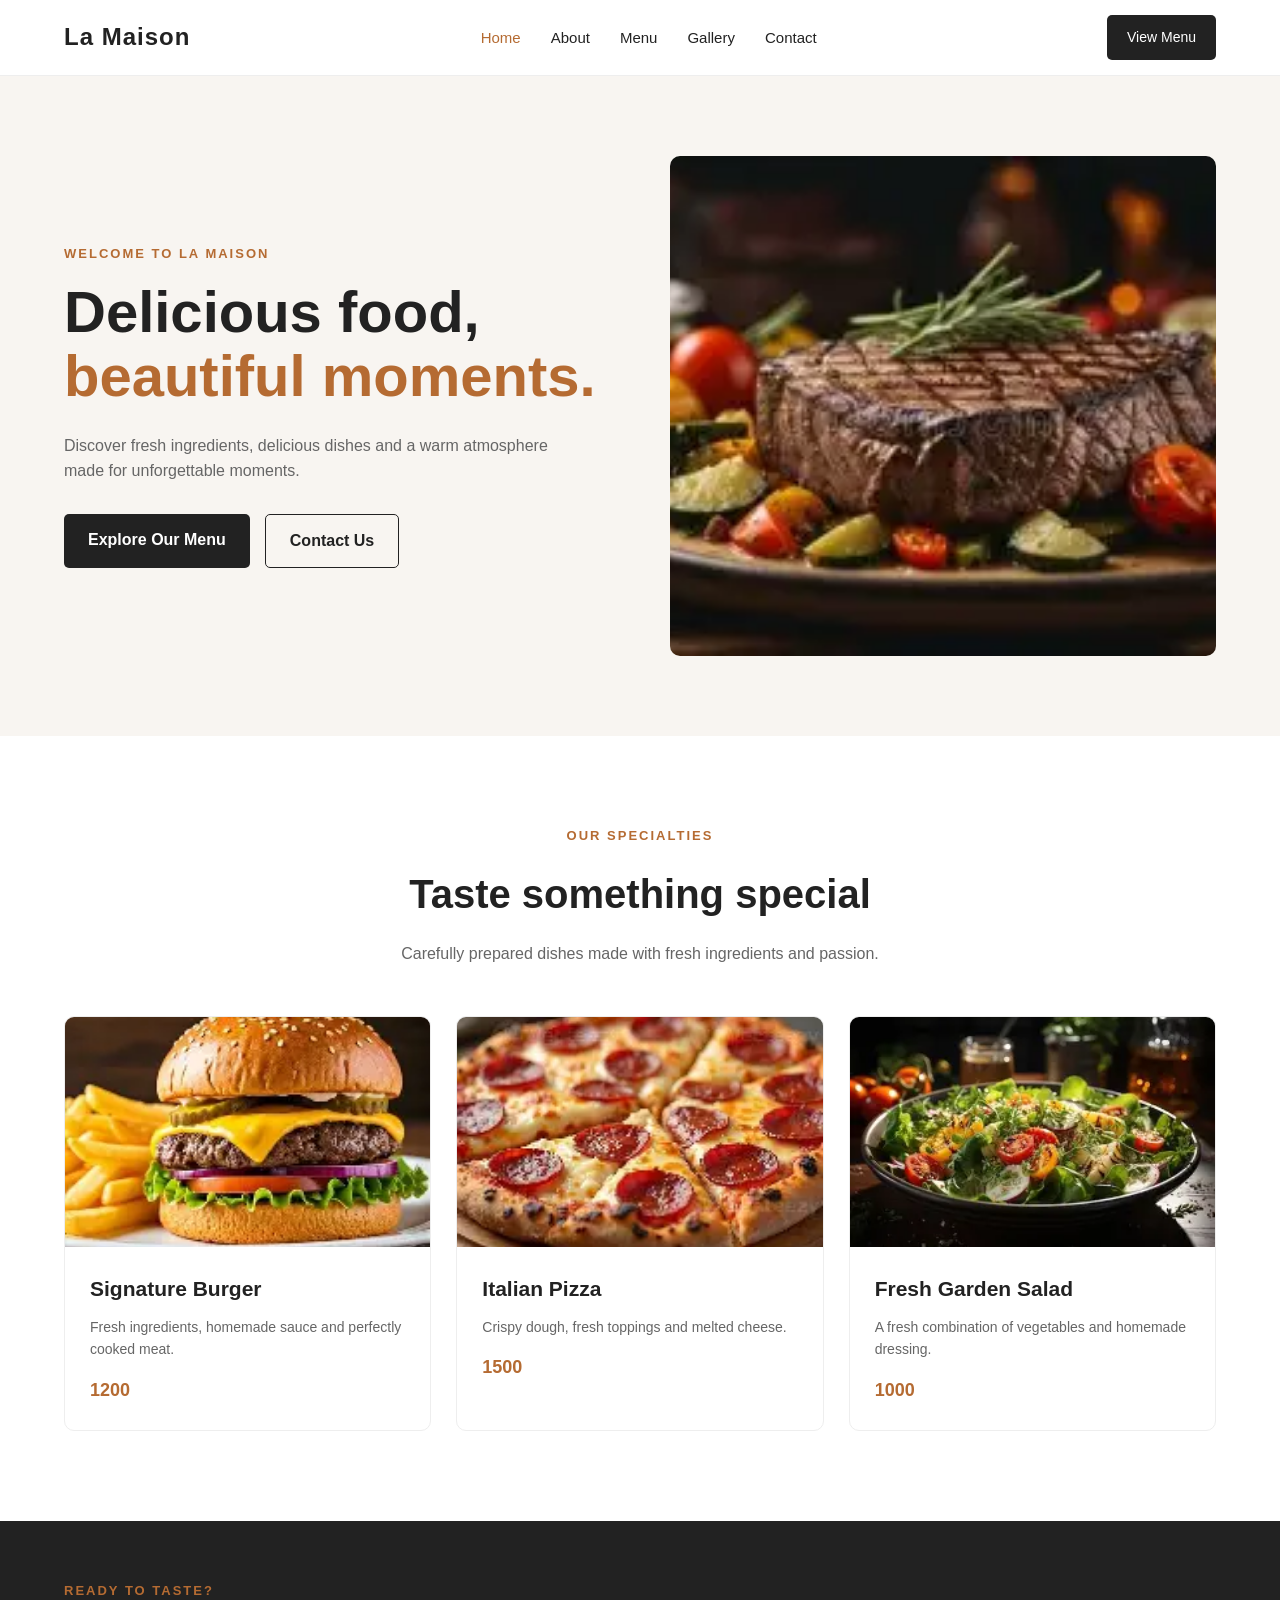
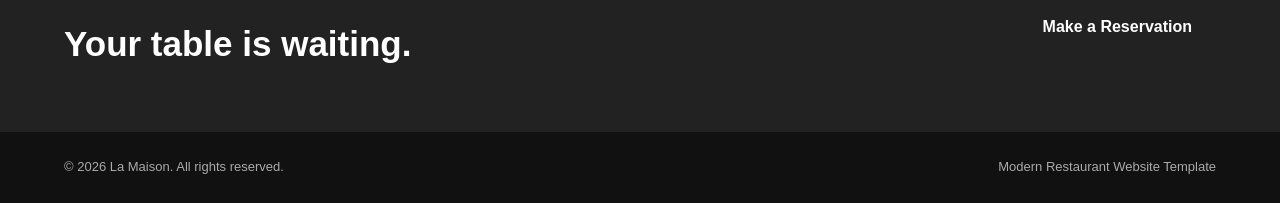
<file: index.html>
<!DOCTYPE html>
<html lang="en">
<head>
    <meta charset="UTF-8">
    <meta name="viewport" content="width=device-width, initial-scale=1.0">

    <title>La Maison | Restaurant</title>

    <link rel="stylesheet" href="style.css">
</head>

<body>

    <!-- Navigation -->
    <header class="navbar">
        <div class="container nav-content">

            <a href="index.html" class="logo">
                La Maison
            </a>

            <nav>
                <ul class="nav-links">
                    <li><a href="index.html" class="active">Home</a></li>
                    <li><a href="about.html">About</a></li>
                    <li><a href="menu.html">Menu</a></li>
                    <li><a href="gallery.html">Gallery</a></li>
                    <li><a href="contact.html">Contact</a></li>
                </ul>
            </nav>

            <a href="menu.html" class="nav-button">
                View Menu
            </a>

        </div>
    </header>


    <!-- Hero -->
    <main>

        <section class="hero">

            <div class="container hero-content">

                <div class="hero-text">

                    <p class="small-title">
                        WELCOME TO LA MAISON
                    </p>

                    <h1>
                        Delicious food,
                        <span>beautiful moments.</span>
                    </h1>

                    <p class="hero-description">
                        Discover fresh ingredients, delicious dishes
                        and a warm atmosphere made for unforgettable moments.
                    </p>

                    <div class="hero-buttons">

                        <a href="menu.html" class="btn primary-btn">
                            Explore Our Menu
                        </a>

                        <a href="contact.html" class="btn secondary-btn">
                            Contact Us
                        </a>

                    </div>

                </div>

                <div class="hero-image">

                    <img
                        src="hero-food.jpg"
                        alt="Delicious restaurant dish"
                    >

                </div>

            </div>

        </section>


        <!-- Specialties -->
        <section class="specialties">

            <div class="container">

                <div class="section-heading">

                    <p class="small-title">
                        OUR SPECIALTIES
                    </p>

                    <h2>
                        Taste something special
                    </h2>

                    <p>
                        Carefully prepared dishes made with fresh
                        ingredients and passion.
                    </p>

                </div>


                <div class="specialty-grid">

                    <div class="specialty-card">

                        <img
                            src="dish-1.jpg"
                            alt="Special dish"
                        >

                        <div class="card-content">

                            <h3>
                                Signature Burger
                            </h3>

                            <p>
                                Fresh ingredients, homemade sauce
                                and perfectly cooked meat.
                            </p>

                            <span class="price">
                                1200
                            </span>

                        </div>

                    </div>


                    <div class="specialty-card">

                        <img
                            src="dish-2.jpg"
                            alt="Pizza"
                        >

                        <div class="card-content">

                            <h3>
                                Italian Pizza
                            </h3>

                            <p>
                                Crispy dough, fresh toppings and
                                melted cheese.
                            </p>

                            <span class="price">
                                1500
                            </span>

                        </div>

                    </div>


                    <div class="specialty-card">

                        <img
                            src="dish-3.jpg"
                            alt="Fresh salad"
                        >

                        <div class="card-content">

                            <h3>
                                Fresh Garden Salad
                            </h3>

                            <p>
                                A fresh combination of vegetables
                                and homemade dressing.
                            </p>

                            <span class="price">
                                1000
                            </span>

                        </div>

                    </div>

                </div>

            </div>

        </section>


        <!-- Call to action -->
        <section class="cta">

            <div class="container cta-content">

                <div>
                    <p class="small-title">
                        READY TO TASTE?
                    </p>

                    <h2>
                        Your table is waiting.
                    </h2>
                </div>

                <a href="contact.html" class="btn primary-btn">
                    Make a Reservation
                </a>

            </div>

        </section>

    </main>


    <!-- Footer -->
    <footer class="footer">

        <div class="container footer-content">

            <p>
                © 2026 La Maison. All rights reserved.
            </p>

            <p>
                Modern Restaurant Website Template
            </p>

        </div>

    </footer>


    <script src="script.js"></script>

</body>
</html>
</file>
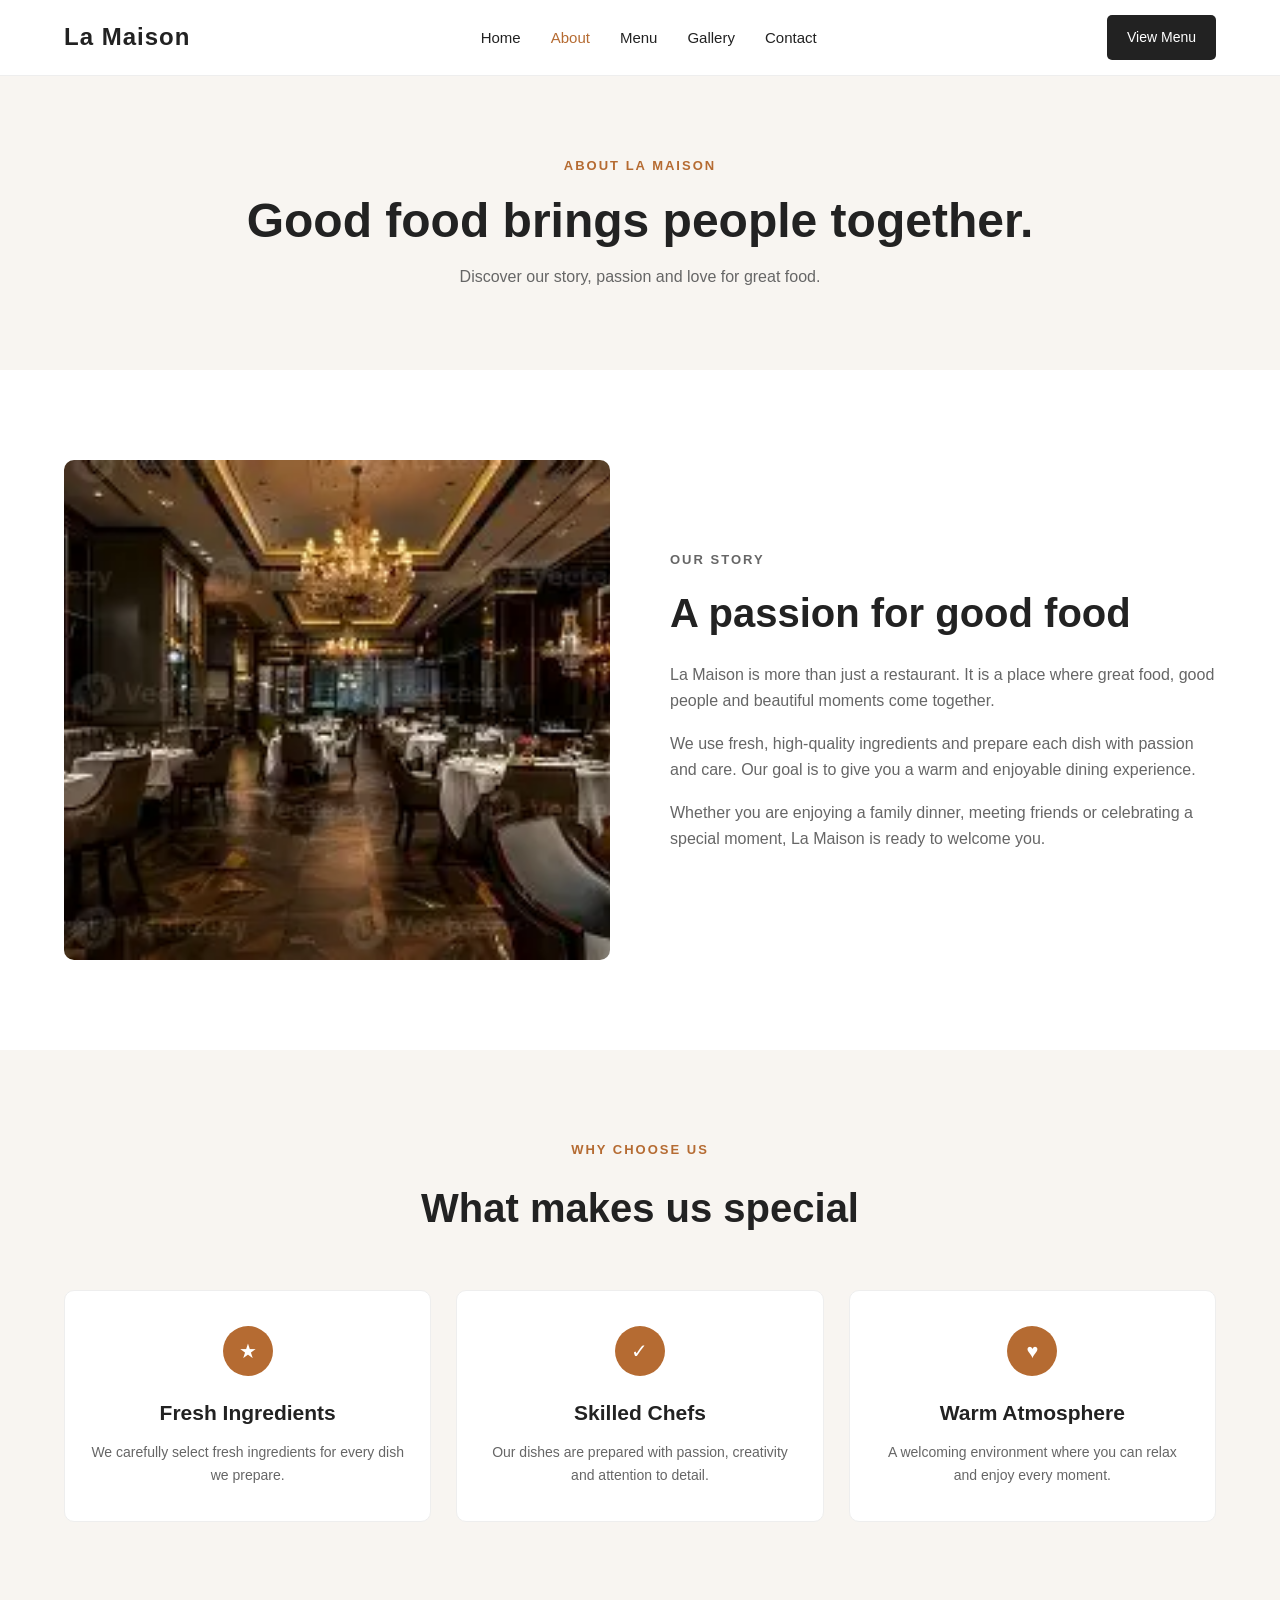
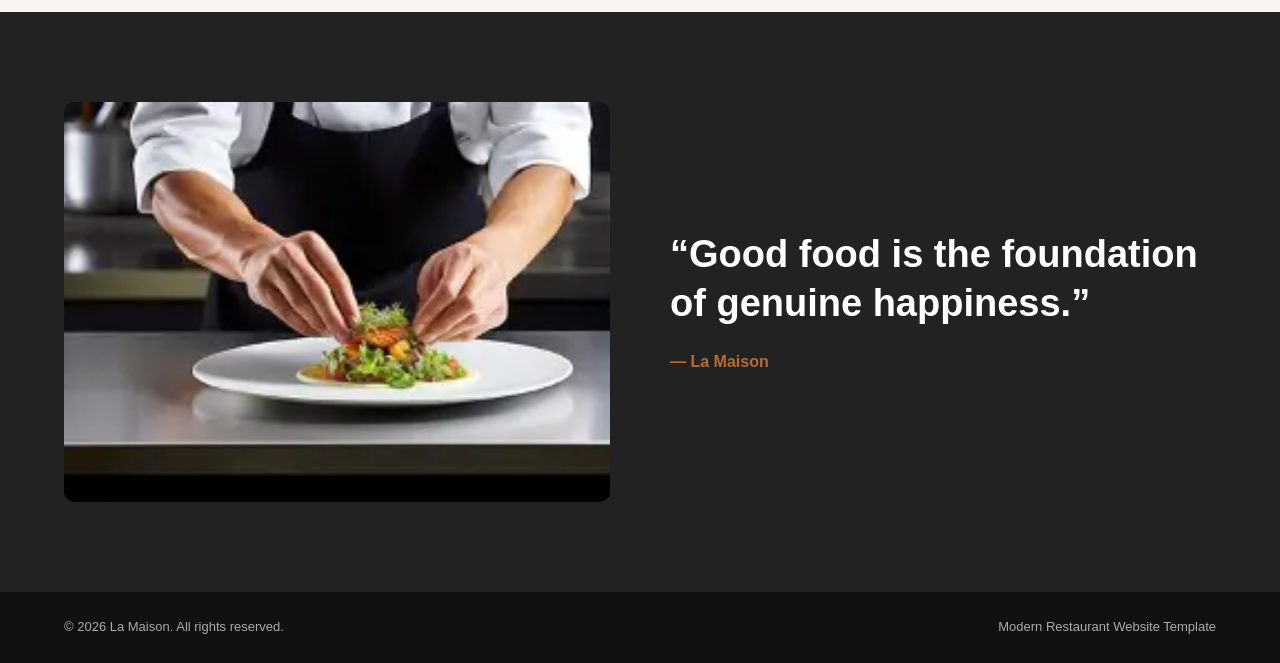
<file: about.html>
<!DOCTYPE html>
<html lang="en">
<head>
    <meta charset="UTF-8">
    <meta name="viewport" content="width=device-width, initial-scale=1.0">

    <title>About Us | La Maison</title>

    <link rel="stylesheet" href="style.css">
</head>

<body>

    <!-- Navigation -->
    <header class="navbar">
        <div class="container nav-content">

            <a href="index.html" class="logo">
                La Maison
            </a>

            <nav>
                <ul class="nav-links">
                    <li><a href="index.html">Home</a></li>
                    <li><a href="about.html" class="active">About</a></li>
                    <li><a href="menu.html">Menu</a></li>
                    <li><a href="gallery.html">Gallery</a></li>
                    <li><a href="contact.html">Contact</a></li>
                </ul>
            </nav>

            <a href="menu.html" class="nav-button">
                View Menu
            </a>

        </div>
    </header>


    <!-- Page Hero -->
    <section class="page-hero">

        <div class="container">

            <p class="small-title">
                ABOUT LA MAISON
            </p>

            <h1>
                Good food brings people together.
            </h1>

            <p>
                Discover our story, passion and love for great food.
            </p>

        </div>

    </section>


    <!-- Our Story -->
    <main>

        <section class="about-section">

            <div class="container about-content">

                <div class="about-image">

                    <img
                        src="about.jpg"
                        alt="La Maison restaurant interior"
                    >

                </div>

                <div class="about-text">

                    <p class="small-title">
                        OUR STORY
                    </p>

                    <h2>
                        A passion for good food
                    </h2>

                    <p>
                        La Maison is more than just a restaurant.
                        It is a place where great food, good people
                        and beautiful moments come together.
                    </p>

                    <p>
                        We use fresh, high-quality ingredients and
                        prepare each dish with passion and care.
                        Our goal is to give you a warm and enjoyable
                        dining experience.
                    </p>

                    <p>
                        Whether you are enjoying a family dinner,
                        meeting friends or celebrating a special
                        moment, La Maison is ready to welcome you.
                    </p>

                </div>

            </div>

        </section>


        <!-- Values -->
        <section class="values-section">

            <div class="container">

                <div class="section-heading">

                    <p class="small-title">
                        WHY CHOOSE US
                    </p>

                    <h2>
                        What makes us special
                    </h2>

                </div>


                <div class="values-grid">

                    <div class="value-card">

                        <div class="value-icon">
                            ★
                        </div>

                        <h3>
                            Fresh Ingredients
                        </h3>

                        <p>
                            We carefully select fresh ingredients
                            for every dish we prepare.
                        </p>

                    </div>


                    <div class="value-card">

                        <div class="value-icon">
                            ✓
                        </div>

                        <h3>
                            Skilled Chefs
                        </h3>

                        <p>
                            Our dishes are prepared with passion,
                            creativity and attention to detail.
                        </p>

                    </div>


                    <div class="value-card">

                        <div class="value-icon">
                            ♥
                        </div>

                        <h3>
                            Warm Atmosphere
                        </h3>

                        <p>
                            A welcoming environment where you can
                            relax and enjoy every moment.
                        </p>

                    </div>

                </div>

            </div>

        </section>


        <!-- Quote -->
        <section class="about-quote">

            <div class="container quote-content">

                <div class="quote-image">

                    <img
                        src="about-food.jpg"
                        alt="Chef preparing food"
                    >

                </div>

                <div class="quote-text">

                    <h2>
                        “Good food is the foundation
                        of genuine happiness.”
                    </h2>

                    <p>
                        — La Maison
                    </p>

                </div>

            </div>

        </section>

    </main>


    <!-- Footer -->
    <footer class="footer">

        <div class="container footer-content">

            <p>
                © 2026 La Maison. All rights reserved.
            </p>

            <p>
                Modern Restaurant Website Template
            </p>

        </div>

    </footer>


    <script src="script.js"></script>

</body>
</html>
</file>
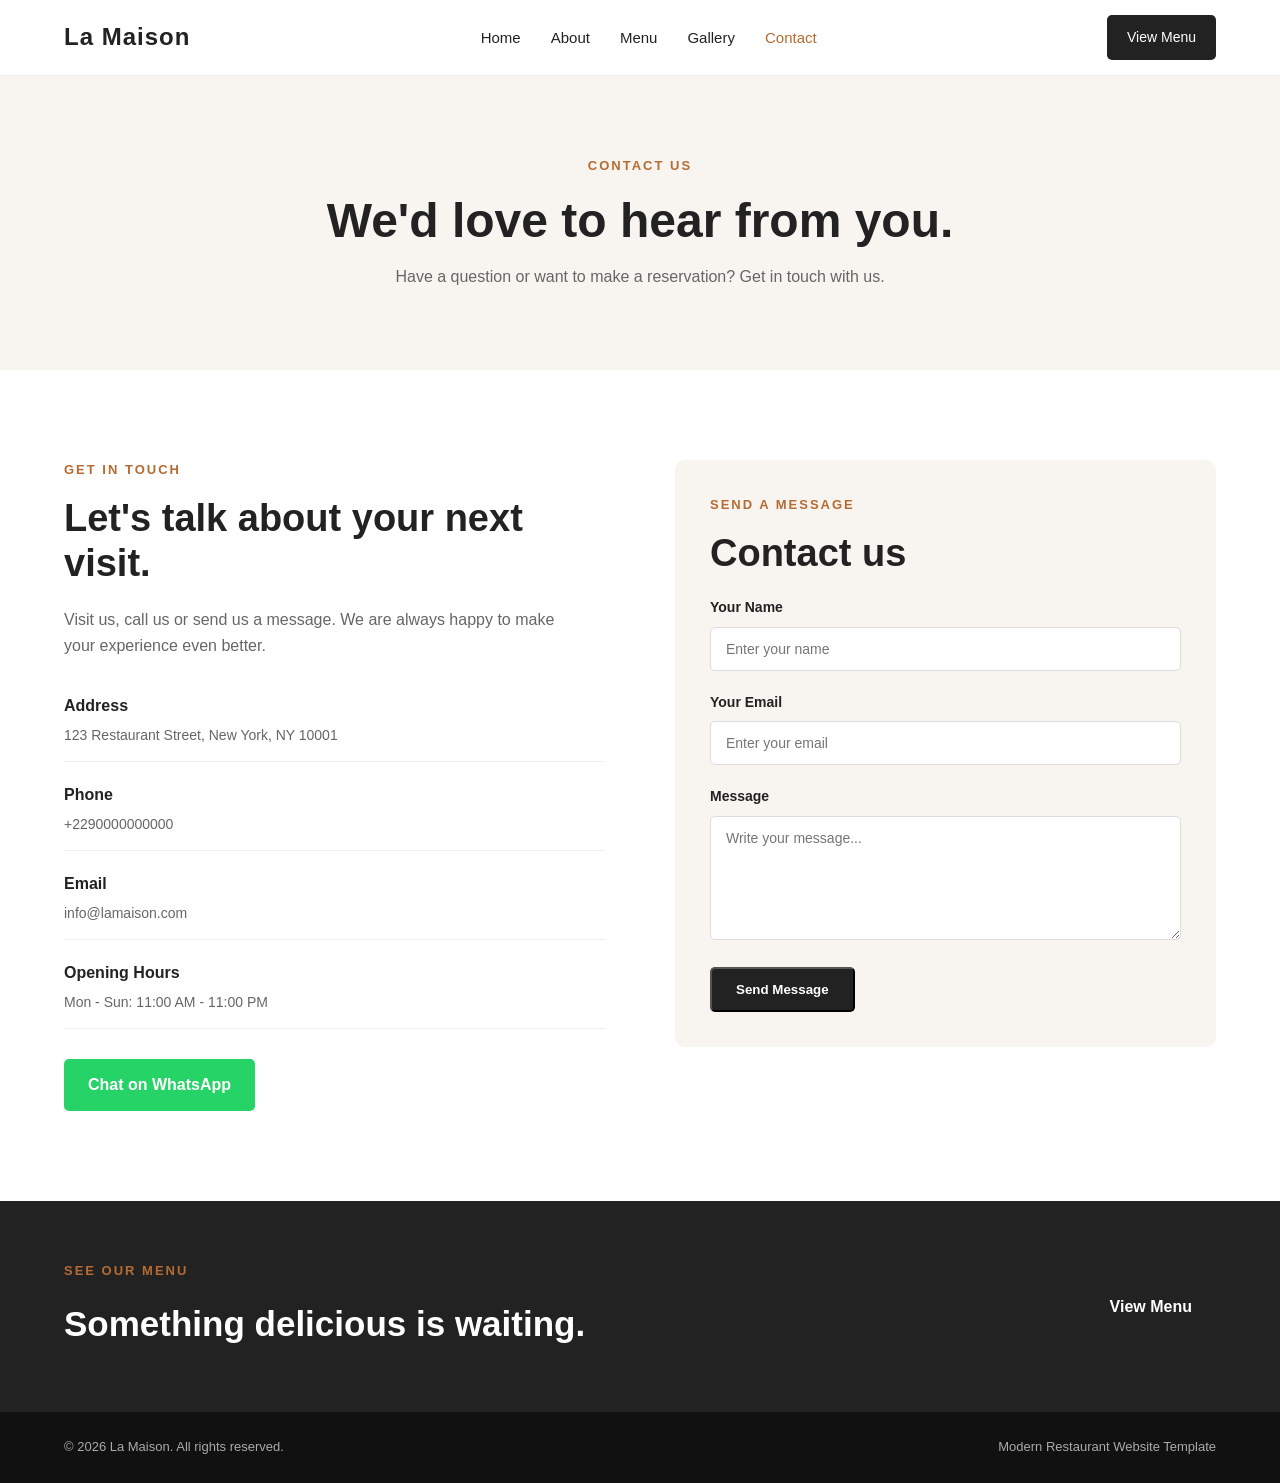
<file: contact.html>
<!DOCTYPE html>
<html lang="en">
<head>
    <meta charset="UTF-8">
    <meta name="viewport" content="width=device-width, initial-scale=1.0">

    <title>Contact | La Maison</title>

    <link rel="stylesheet" href="style.css">
</head>

<body>

    <!-- Navigation -->
    <header class="navbar">
        <div class="container nav-content">

            <a href="index.html" class="logo">
                La Maison
            </a>

            <nav>
                <ul class="nav-links">
                    <li><a href="index.html">Home</a></li>
                    <li><a href="about.html">About</a></li>
                    <li><a href="menu.html">Menu</a></li>
                    <li><a href="gallery.html">Gallery</a></li>
                    <li><a href="contact.html" class="active">Contact</a></li>
                </ul>
            </nav>

            <a href="menu.html" class="nav-button">
                View Menu
            </a>

        </div>
    </header>


    <!-- Page Hero -->
    <section class="page-hero">

        <div class="container">

            <p class="small-title">
                CONTACT US
            </p>

            <h1>
                We'd love to hear from you.
            </h1>

            <p>
                Have a question or want to make a reservation?
                Get in touch with us.
            </p>

        </div>

    </section>


    <!-- Contact -->
    <main>

        <section class="contact-section">

            <div class="container contact-content">

                <!-- Contact Information -->
                <div class="contact-info">

                    <p class="small-title">
                        GET IN TOUCH
                    </p>

                    <h2>
                        Let's talk about your next visit.
                    </h2>

                    <p>
                        Visit us, call us or send us a message.
                        We are always happy to make your experience
                        even better.
                    </p>


                    <div class="contact-details">

                        <div class="contact-detail">

                            <strong>
                                Address
                            </strong>

                            <p>
                                123 Restaurant Street,
                                New York, NY 10001
                            </p>

                        </div>


                        <div class="contact-detail">

                            <strong>
                                Phone
                            </strong>

                            <p>
                                +2290000000000
                            </p>

                        </div>


                        <div class="contact-detail">

                            <strong>
                                Email
                            </strong>

                            <p>
                                info@lamaison.com
                            </p>

                        </div>


                        <div class="contact-detail">

                            <strong>
                                Opening Hours
                            </strong>

                            <p>
                                Mon - Sun: 11:00 AM - 11:00 PM
                            </p>

                        </div>

                    </div>


                    <!-- WhatsApp -->
                    <a
                        href="https://wa.me/15551234567?text=Hello%20La%20Maison%2C%20I%20would%20like%20to%20make%20a%20reservation."
                        class="whatsapp-btn"
                        target="_blank"
                    >
                        Chat on WhatsApp
                    </a>

                </div>


                <!-- Contact Form -->
                <div class="contact-form">

                    <p class="small-title">
                        SEND A MESSAGE
                    </p>

                    <h2>
                        Contact us
                    </h2>


                    <form>

                        <div class="form-group">

                            <label for="name">
                                Your Name
                            </label>

                            <input
                                type="text"
                                id="name"
                                name="name"
                                placeholder="Enter your name"
                                required
                            >

                        </div>


                        <div class="form-group">

                            <label for="email">
                                Your Email
                            </label>

                            <input
                                type="email"
                                id="email"
                                name="email"
                                placeholder="Enter your email"
                                required
                            >

                        </div>


                        <div class="form-group">

                            <label for="message">
                                Message
                            </label>

                            <textarea
                                id="message"
                                name="message"
                                rows="6"
                                placeholder="Write your message..."
                                required
                            ></textarea>

                        </div>


                        <button
                            type="submit"
                            class="btn primary-btn"
                        >
                            Send Message
                        </button>

                    </form>

                </div>

            </div>

        </section>


        <!-- CTA -->
        <section class="cta">

            <div class="container cta-content">

                <div>

                    <p class="small-title">
                        SEE OUR MENU
                    </p>

                    <h2>
                        Something delicious is waiting.
                    </h2>

                </div>

                <a href="menu.html" class="btn primary-btn">
                    View Menu
                </a>

            </div>

        </section>

    </main>


    <!-- Footer -->
    <footer class="footer">

        <div class="container footer-content">

            <p>
                © 2026 La Maison. All rights reserved.
            </p>

            <p>
                Modern Restaurant Website Template
            </p>

        </div>

    </footer>


    <script src="script.js"></script>

</body>
</html>
</file>
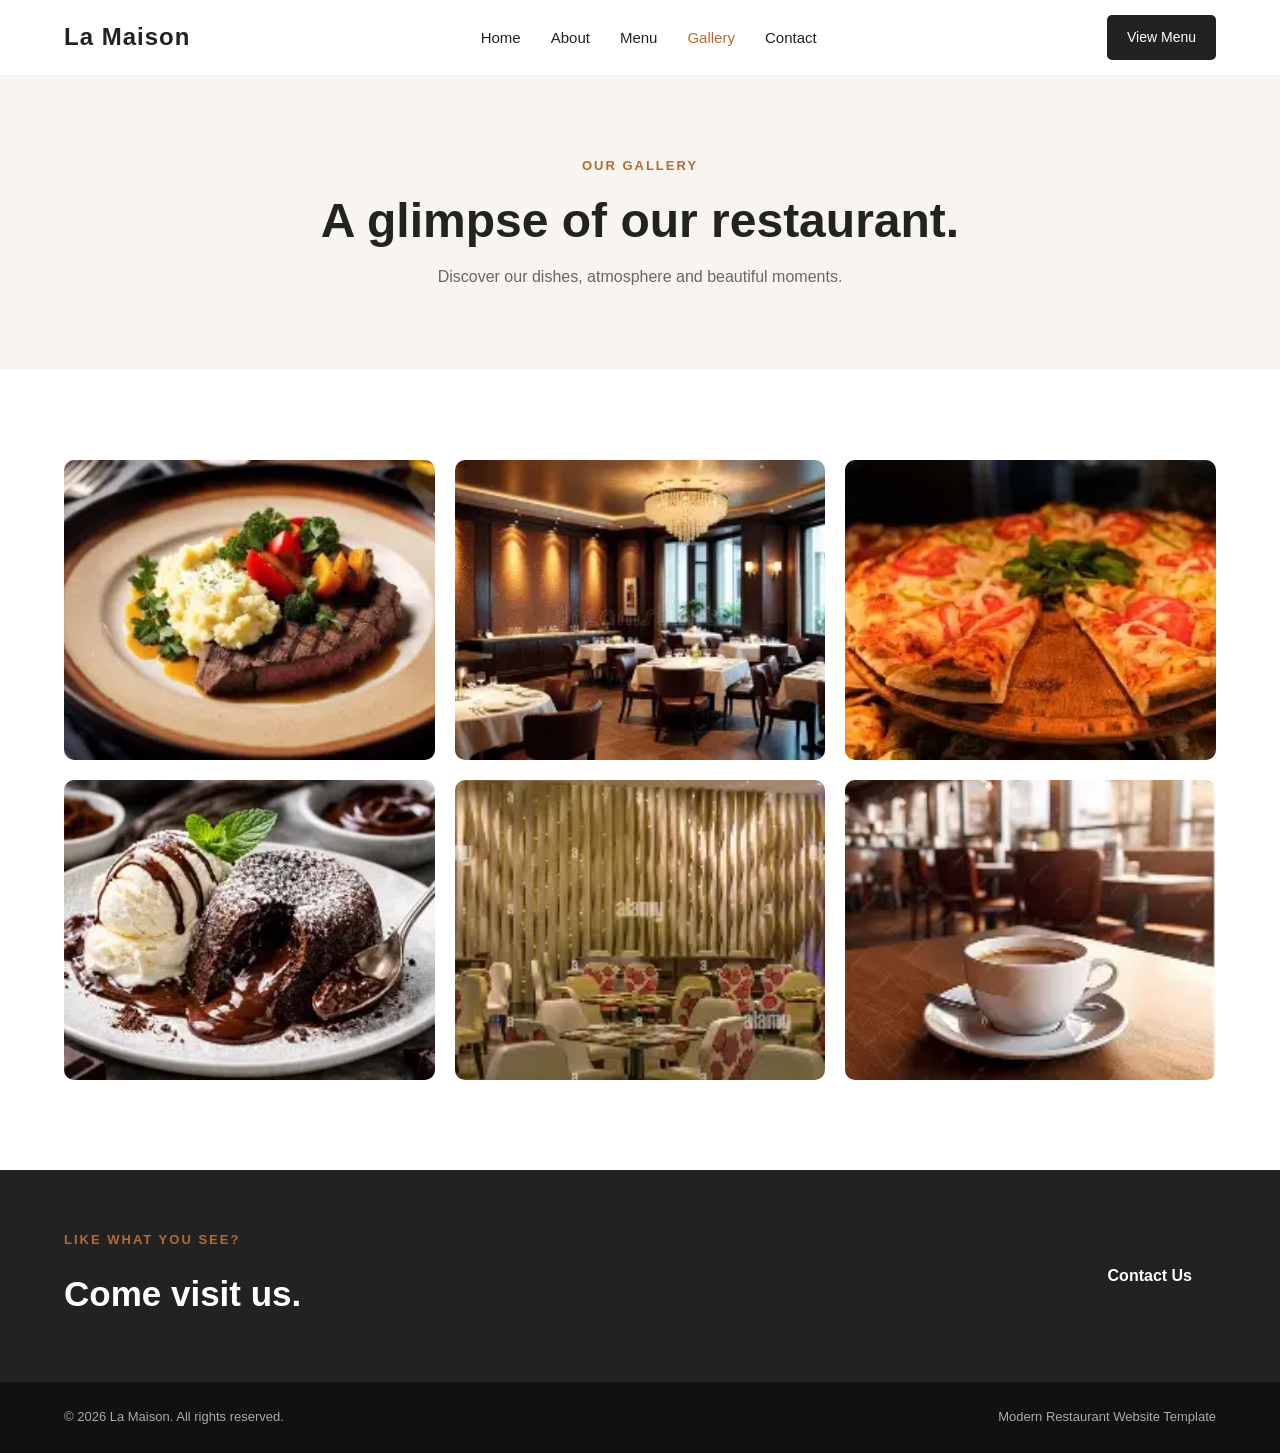
<file: gallery.html>
<!DOCTYPE html>
<html lang="en">
<head>
    <meta charset="UTF-8">
    <meta name="viewport" content="width=device-width, initial-scale=1.0">

    <title>Gallery | La Maison</title>

    <link rel="stylesheet" href="style.css">
</head>

<body>

    <!-- Navigation -->
    <header class="navbar">
        <div class="container nav-content">

            <a href="index.html" class="logo">
                La Maison
            </a>

            <nav>
                <ul class="nav-links">
                    <li><a href="index.html">Home</a></li>
                    <li><a href="about.html">About</a></li>
                    <li><a href="menu.html">Menu</a></li>
                    <li><a href="gallery.html" class="active">Gallery</a></li>
                    <li><a href="contact.html">Contact</a></li>
                </ul>
            </nav>

            <a href="menu.html" class="nav-button">
                View Menu
            </a>

        </div>
    </header>


    <!-- Page Hero -->
    <section class="page-hero">

        <div class="container">

            <p class="small-title">
                OUR GALLERY
            </p>

            <h1>
                A glimpse of our restaurant.
            </h1>

            <p>
                Discover our dishes, atmosphere and beautiful moments.
            </p>

        </div>

    </section>


    <!-- Gallery -->
    <main>

        <section class="gallery-section">

            <div class="container">

                <div class="gallery-grid">

                    <div class="gallery-item">
                        <img
                            src="gallery-1.jpg"
                            alt="Restaurant dish"
                        >
                    </div>

                    <div class="gallery-item">
                        <img
                            src="gallery-2.jpg"
                            alt="Restaurant interior"
                        >
                    </div>

                    <div class="gallery-item">
                        <img
                            src="gallery-3.jpg"
                            alt="Fresh pizza"
                        >
                    </div>

                    <div class="gallery-item">
                        <img
                            src="gallery-4.jpg"
                            alt="Fresh salad"
                        >
                    </div>

                    <div class="gallery-item">
                        <img
                            src="gallery-5.jpg"
                            alt="Restaurant table"
                        >
                    </div>

                    <div class="gallery-item">
                        <img
                            src="gallery-6.jpg"
                            alt="Restaurant dessert"
                        >
                    </div>

                </div>

            </div>

        </section>


        <!-- CTA -->
        <section class="cta">

            <div class="container cta-content">

                <div>

                    <p class="small-title">
                        LIKE WHAT YOU SEE?
                    </p>

                    <h2>
                        Come visit us.
                    </h2>

                </div>

                <a href="contact.html" class="btn primary-btn">
                    Contact Us
                </a>

            </div>

        </section>

    </main>


    <!-- Footer -->
    <footer class="footer">

        <div class="container footer-content">

            <p>
                © 2026 La Maison. All rights reserved.
            </p>

            <p>
                Modern Restaurant Website Template
            </p>

        </div>

    </footer>


    <script src="script.js"></script>

</body>
</html>
</file>
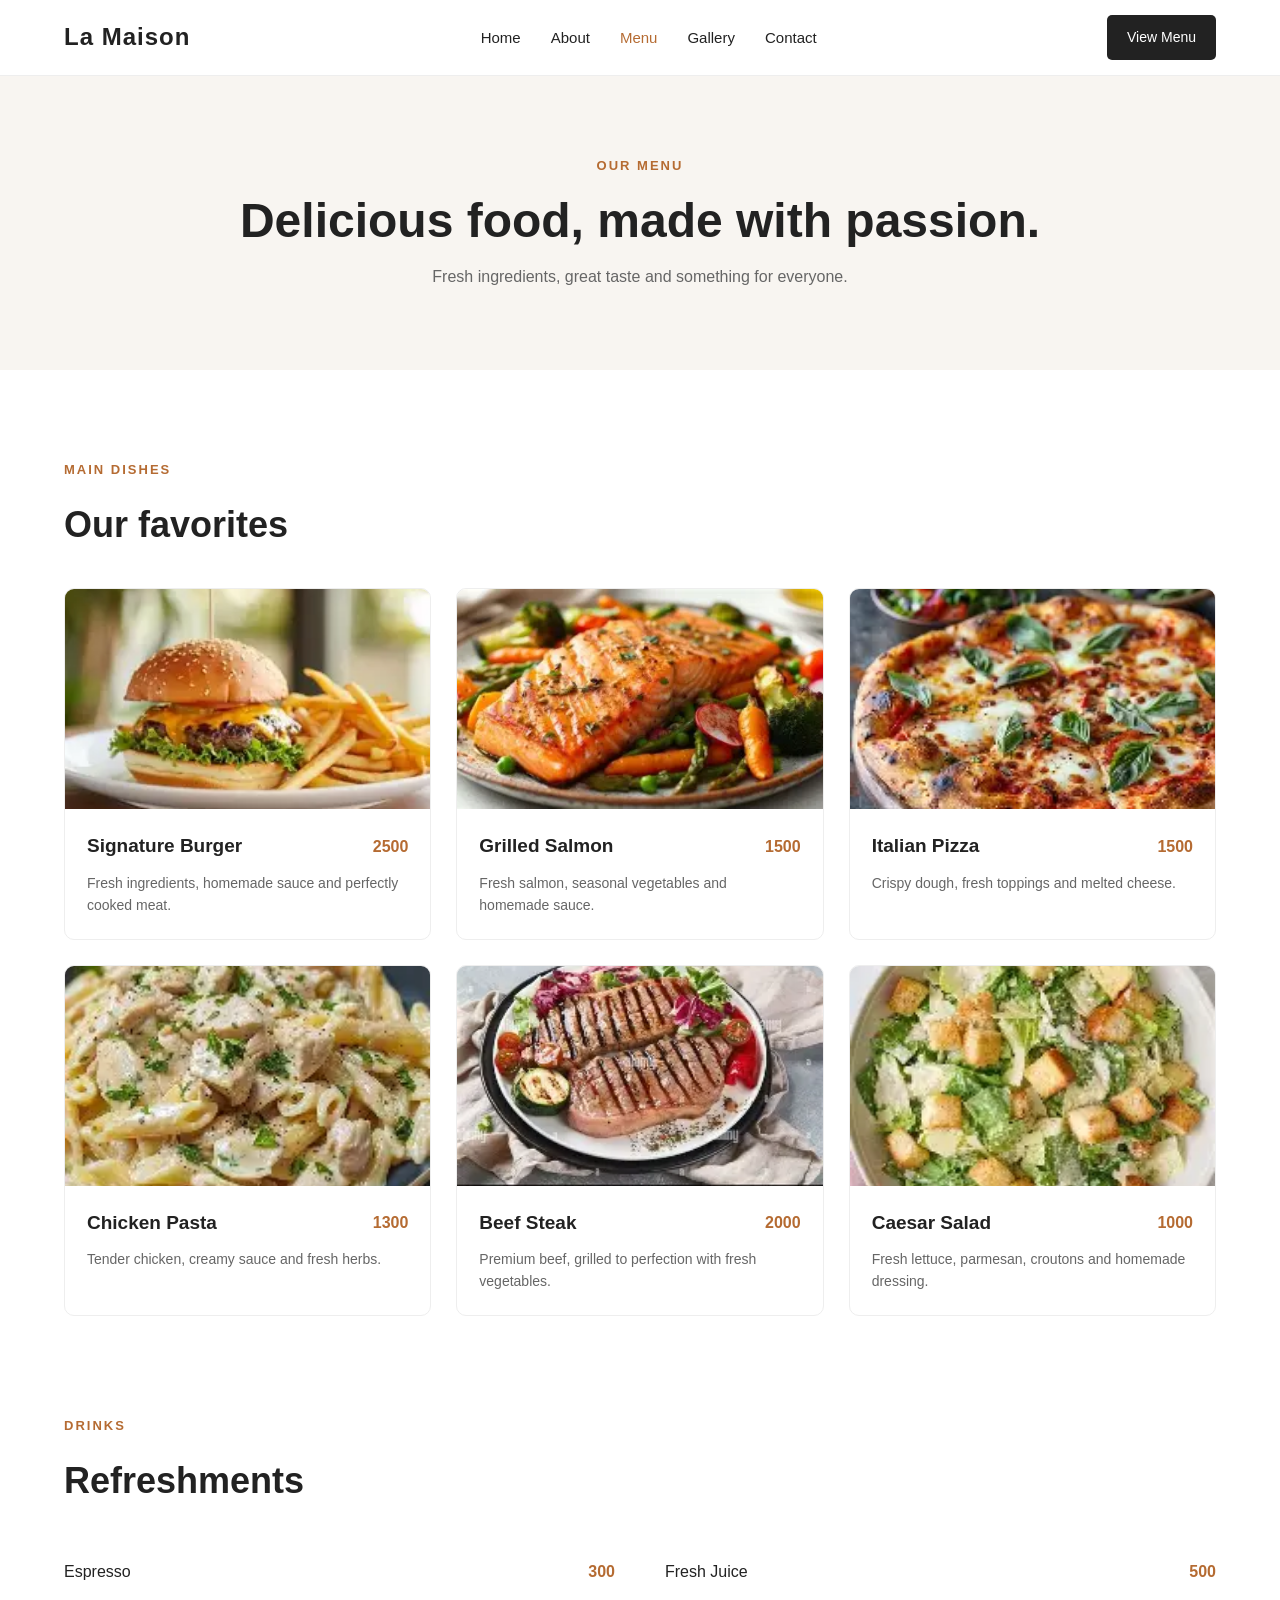
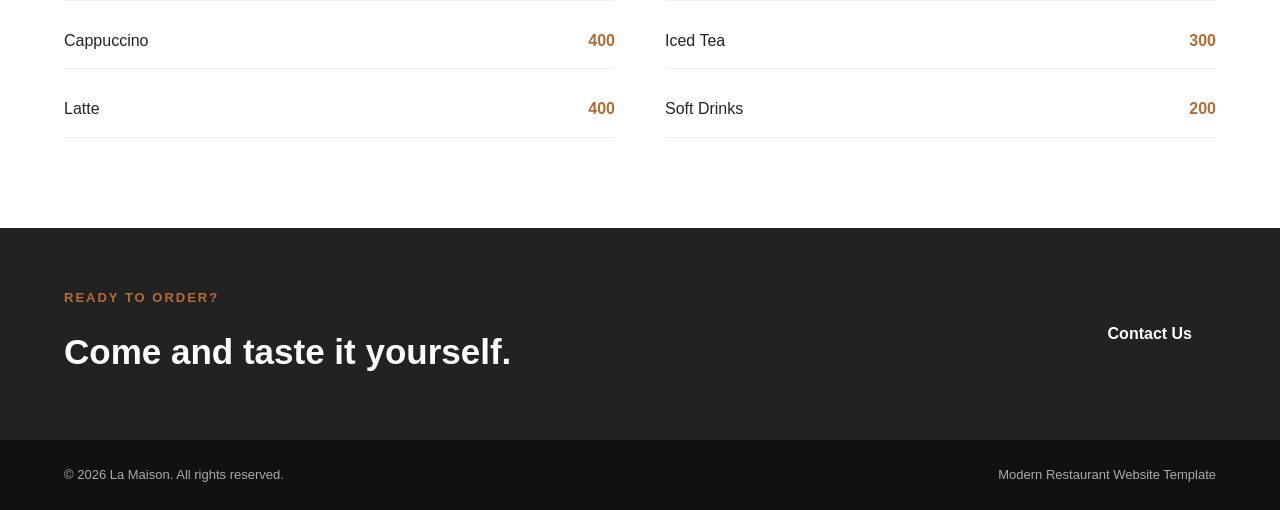
<file: menu.html>
<!DOCTYPE html>
<html lang="en">
<head>
    <meta charset="UTF-8">
    <meta name="viewport" content="width=device-width, initial-scale=1.0">

    <title>Menu | La Maison</title>

    <link rel="stylesheet" href="style.css">
</head>

<body>

    <!-- Navigation -->
    <header class="navbar">
        <div class="container nav-content">

            <a href="index.html" class="logo">
                La Maison
            </a>

            <nav>
                <ul class="nav-links">
                    <li><a href="index.html">Home</a></li>
                    <li><a href="about.html">About</a></li>
                    <li><a href="menu.html" class="active">Menu</a></li>
                    <li><a href="gallery.html">Gallery</a></li>
                    <li><a href="contact.html">Contact</a></li>
                </ul>
            </nav>

            <a href="menu.html" class="nav-button">
                View Menu
            </a>

        </div>
    </header>


    <!-- Page Hero -->
    <section class="page-hero">

        <div class="container">

            <p class="small-title">
                OUR MENU
            </p>

            <h1>
                Delicious food, made with passion.
            </h1>

            <p>
                Fresh ingredients, great taste and something
                for everyone.
            </p>

        </div>

    </section>


    <!-- Menu -->
    <main>

        <section class="menu-section">

            <div class="container">

                <!-- Main Dishes -->
                <div class="menu-category">

                    <div class="category-title">

                        <p class="small-title">
                            MAIN DISHES
                        </p>

                        <h2>
                            Our favorites
                        </h2>

                    </div>


                    <div class="menu-grid">

                        <!-- Item 1 -->
                        <div class="menu-card">

                            <img
                                src="menu-1.jpg"
                                alt="Signature Burger"
                            >

                            <div class="menu-card-content">

                                <div class="menu-card-top">

                                    <h3>
                                        Signature Burger
                                    </h3>

                                    <span>
                                        2500
                                    </span>

                                </div>

                                <p>
                                    Fresh ingredients, homemade sauce
                                    and perfectly cooked meat.
                                </p>

                            </div>

                        </div>


                        <!-- Item 2 -->
                        <div class="menu-card">

                            <img
                                src="menu-2.jpg"
                                alt="Grilled Salmon"
                            >

                            <div class="menu-card-content">

                                <div class="menu-card-top">

                                    <h3>
                                        Grilled Salmon
                                    </h3>

                                    <span>
                                        1500
                                    </span>

                                </div>

                                <p>
                                    Fresh salmon, seasonal vegetables
                                    and homemade sauce.
                                </p>

                            </div>

                        </div>


                        <!-- Item 3 -->
                        <div class="menu-card">

                            <img
                                src="menu-3.jpg"
                                alt="Italian Pizza"
                            >

                            <div class="menu-card-content">

                                <div class="menu-card-top">

                                    <h3>
                                        Italian Pizza
                                    </h3>

                                    <span>
                                        1500
                                    </span>

                                </div>

                                <p>
                                    Crispy dough, fresh toppings
                                    and melted cheese.
                                </p>

                            </div>

                        </div>


                        <!-- Item 4 -->
                        <div class="menu-card">

                            <img
                                src="menu-4.jpg"
                                alt="Chicken Pasta"
                            >

                            <div class="menu-card-content">

                                <div class="menu-card-top">

                                    <h3>
                                        Chicken Pasta
                                    </h3>

                                    <span>
                                        1300
                                    </span>

                                </div>

                                <p>
                                    Tender chicken, creamy sauce
                                    and fresh herbs.
                                </p>

                            </div>

                        </div>


                        <!-- Item 5 -->
                        <div class="menu-card">

                            <img
                                src="menu-5.jpg"
                                alt="Beef Steak"
                            >

                            <div class="menu-card-content">

                                <div class="menu-card-top">

                                    <h3>
                                        Beef Steak
                                    </h3>

                                    <span>
                                        2000
                                    </span>

                                </div>

                                <p>
                                    Premium beef, grilled to perfection
                                    with fresh vegetables.
                                </p>

                            </div>

                        </div>


                        <!-- Item 6 -->
                        <div class="menu-card">

                            <img
                                src="menu-6.jpg"
                                alt="Caesar Salad"
                            >

                            <div class="menu-card-content">

                                <div class="menu-card-top">

                                    <h3>
                                        Caesar Salad
                                    </h3>

                                    <span>
                                        1000
                                    </span>

                                </div>

                                <p>
                                    Fresh lettuce, parmesan, croutons
                                    and homemade dressing.
                                </p>

                            </div>

                        </div>

                    </div>

                </div>


                <!-- Drinks -->
                <div class="drinks-section">

                    <div class="category-title">

                        <p class="small-title">
                            DRINKS
                        </p>

                        <h2>
                            Refreshments
                        </h2>

                    </div>


                    <div class="drinks-grid">

                        <div class="drink-item">
                            <span>Espresso</span>
                            <strong>300</strong>
                        </div>

                        <div class="drink-item">
                            <span>Fresh Juice</span>
                            <strong>500</strong>
                        </div>

                        <div class="drink-item">
                            <span>Cappuccino</span>
                            <strong>400</strong>
                        </div>

                        <div class="drink-item">
                            <span>Iced Tea</span>
                            <strong>300</strong>
                        </div>

                        <div class="drink-item">
                            <span>Latte</span>
                            <strong>400</strong>
                        </div>

                        <div class="drink-item">
                            <span>Soft Drinks</span>
                            <strong>200</strong>
                        </div>

                    </div>

                </div>

            </div>

        </section>


        <!-- CTA -->
        <section class="cta">

            <div class="container cta-content">

                <div>

                    <p class="small-title">
                        READY TO ORDER?
                    </p>

                    <h2>
                        Come and taste it yourself.
                    </h2>

                </div>

                <a href="contact.html" class="btn primary-btn">
                    Contact Us
                </a>

            </div>

        </section>

    </main>


    <!-- Footer -->
    <footer class="footer">

        <div class="container footer-content">

            <p>
                © 2026 La Maison. All rights reserved.
            </p>

            <p>
                Modern Restaurant Website Template
            </p>

        </div>

    </footer>


    <script src="script.js"></script>

</body>
</html>
</file>
<file: style.css>
/* =========================
   RESET
========================= */

* {
    margin: 0;
    padding: 0;
    box-sizing: border-box;
}

html {
    scroll-behavior: smooth;
}

body {
    font-family: Arial, sans-serif;
    color: #222;
    background: #fff;
    line-height: 1.6;
}

img {
    width: 100%;
    display: block;
}

a {
    text-decoration: none;
    color: inherit;
}

.container {
    width: 90%;
    max-width: 1200px;
    margin: auto;
}


/* =========================
   NAVBAR
========================= */

.navbar {
    background: white;
    border-bottom: 1px solid #eee;
    position: sticky;
    top: 0;
    z-index: 1000;
}

.nav-content {
    min-height: 75px;
    display: flex;
    align-items: center;
    justify-content: space-between;
    gap: 30px;
}

.logo {
    font-size: 24px;
    font-weight: bold;
    letter-spacing: 1px;
}

.nav-links {
    display: flex;
    align-items: center;
    gap: 30px;
    list-style: none;
}

.nav-links a {
    font-size: 15px;
    transition: 0.3s;
}

.nav-links a:hover,
.nav-links a.active {
    color: #b56b32;
}

.nav-button {
    background: #222;
    color: white;
    padding: 11px 20px;
    border-radius: 5px;
    font-size: 14px;
    transition: 0.3s;
}

.nav-button:hover {
    background: #b56b32;
}


/* =========================
   HERO
========================= */

.hero {
    padding: 80px 0;
    background: #f8f5f1;
}

.hero-content {
    display: grid;
    grid-template-columns: 1fr 1fr;
    align-items: center;
    gap: 60px;
}

.small-title {
    color: #b56b32;
    font-size: 13px;
    font-weight: bold;
    letter-spacing: 2px;
    margin-bottom: 15px;
}

.hero-text h1 {
    font-size: 58px;
    line-height: 1.1;
    margin-bottom: 25px;
    max-width: 600px;
}

.hero-text h1 span {
    color: #b56b32;
}

.hero-description {
    color: #666;
    max-width: 500px;
    margin-bottom: 30px;
}

.hero-buttons {
    display: flex;
    gap: 15px;
    flex-wrap: wrap;
}

.btn {
    display: inline-block;
    padding: 13px 24px;
    border-radius: 5px;
    font-weight: bold;
    transition: 0.3s;
}

.primary-btn {
    background: #222;
    color: white;
}

.primary-btn:hover {
    background: #b56b32;
}

.secondary-btn {
    border: 1px solid #222;
}

.secondary-btn:hover {
    background: #222;
    color: white;
}

.hero-image {
    height: 500px;
    overflow: hidden;
    border-radius: 10px;
}

.hero-image img {
    height: 100%;
    object-fit: cover;
}


/* =========================
   SPECIALTIES
========================= */

.specialties {
    padding: 90px 0;
}

.section-heading {
    text-align: center;
    max-width: 650px;
    margin: 0 auto 50px;
}

.section-heading h2 {
    font-size: 40px;
    margin-bottom: 15px;
}

.section-heading > p:last-child {
    color: #666;
}

.specialty-grid {
    display: grid;
    grid-template-columns: repeat(3, 1fr);
    gap: 25px;
}

.specialty-card {
    background: white;
    border: 1px solid #eee;
    border-radius: 10px;
    overflow: hidden;
    transition: 0.3s;
}

.specialty-card:hover {
    transform: translateY(-5px);
    box-shadow: 0 10px 30px rgba(0, 0, 0, 0.08);
}

.specialty-card > img {
    height: 230px;
    object-fit: cover;
}

.card-content {
    padding: 25px;
}

.card-content h3 {
    font-size: 21px;
    margin-bottom: 10px;
}

.card-content p {
    color: #666;
    font-size: 14px;
    margin-bottom: 15px;
}

.price {
    color: #b56b32;
    font-size: 18px;
    font-weight: bold;
}


/* =========================
   CTA
========================= */

.cta {
    background: #222;
    color: white;
    padding: 60px 0;
}

.cta-content {
    display: flex;
    align-items: center;
    justify-content: space-between;
    gap: 30px;
}

.cta h2 {
    font-size: 35px;
}


/* =========================
   FOOTER
========================= */

.footer {
    background: #111;
    color: #aaa;
    padding: 25px 0;
}

.footer-content {
    display: flex;
    justify-content: space-between;
    gap: 20px;
    font-size: 13px;
}


/* =========================
   RESPONSIVE
========================= */

@media (max-width: 900px) {

    .nav-links {
        gap: 15px;
    }

    .hero-content {
        grid-template-columns: 1fr;
    }

    .hero-text h1 {
        font-size: 48px;
    }

    .hero-image {
        height: 400px;
    }

    .specialty-grid {
        grid-template-columns: 1fr 1fr;
    }
}


@media (max-width: 650px) {

    .nav-content {
        flex-direction: column;
        padding: 20px 0;
    }

    .nav-links {
        flex-wrap: wrap;
        justify-content: center;
        gap: 15px;
    }

    .nav-button {
        display: none;
    }

    .hero {
        padding: 60px 0;
    }

    .hero-text h1 {
        font-size: 40px;
    }

    .hero-image {
        height: 320px;
    }

    .specialties {
        padding: 60px 0;
    }

    .section-heading h2 {
        font-size: 32px;
    }

    .specialty-grid {
        grid-template-columns: 1fr;
    }

    .cta-content {
        flex-direction: column;
        align-items: flex-start;
    }

    .footer-content {
        flex-direction: column;
    }
}

/* =========================
   ABOUT PAGE
========================= */

.page-hero {
    padding: 80px 0;
    text-align: center;
    background: #f8f5f1;
}

.page-hero h1 {
    font-size: 48px;
    line-height: 1.2;
    margin-bottom: 15px;
}

.page-hero p:last-child {
    color: #666;
    max-width: 600px;
    margin: auto;
}


/* =========================
   ABOUT SECTION
========================= */

.about-section {
    padding: 90px 0;
}

.about-content {
    display: grid;
    grid-template-columns: 1fr 1fr;
    align-items: center;
    gap: 60px;
}

.about-image {
    height: 500px;
    overflow: hidden;
    border-radius: 10px;
}

.about-image img {
    width: 100%;
    height: 100%;
    object-fit: cover;
}

.about-text h2 {
    font-size: 40px;
    line-height: 1.2;
    margin-bottom: 25px;
}

.about-text p {
    color: #666;
    margin-bottom: 18px;
}


/* =========================
   VALUES
========================= */

.values-section {
    padding: 90px 0;
    background: #f8f5f1;
}

.values-grid {
    display: grid;
    grid-template-columns: repeat(3, 1fr);
    gap: 25px;
}

.value-card {
    background: white;
    padding: 35px 25px;
    text-align: center;
    border: 1px solid #eee;
    border-radius: 10px;
    transition: 0.3s;
}

.value-card:hover {
    transform: translateY(-5px);
    box-shadow: 0 10px 30px rgba(0, 0, 0, 0.08);
}

.value-icon {
    width: 50px;
    height: 50px;
    margin: 0 auto 20px;
    display: flex;
    align-items: center;
    justify-content: center;
    background: #b56b32;
    color: white;
    border-radius: 50%;
    font-size: 20px;
}

.value-card h3 {
    font-size: 21px;
    margin-bottom: 12px;
}

.value-card p {
    color: #666;
    font-size: 14px;
}


/* =========================
   ABOUT QUOTE
========================= */

.about-quote {
    padding: 90px 0;
    background: #222;
    color: white;
}

.quote-content {
    display: grid;
    grid-template-columns: 1fr 1fr;
    align-items: center;
    gap: 60px;
}

.quote-image {
    height: 400px;
    overflow: hidden;
    border-radius: 10px;
}

.quote-image img {
    width: 100%;
    height: 100%;
    object-fit: cover;
}

.quote-text h2 {
    font-size: 38px;
    line-height: 1.3;
    margin-bottom: 20px;
}

.quote-text p {
    color: #b56b32;
    font-weight: bold;
}


/* =========================
   ABOUT RESPONSIVE
========================= */

@media (max-width: 900px) {

    .about-content {
        grid-template-columns: 1fr;
        gap: 40px;
    }

    .quote-content {
        grid-template-columns: 1fr;
        gap: 40px;
    }

    .values-grid {
        grid-template-columns: 1fr 1fr;
    }

    .page-hero h1 {
        font-size: 42px;
    }
}


@media (max-width: 650px) {

    .page-hero {
        padding: 60px 0;
    }

    .page-hero h1 {
        font-size: 34px;
    }

    .about-section {
        padding: 60px 0;
    }

    .about-image {
        height: 320px;
    }

    .about-text h2 {
        font-size: 32px;
    }

    .values-section {
        padding: 60px 0;
    }

    .values-grid {
        grid-template-columns: 1fr;
    }

    .about-quote {
        padding: 60px 0;
    }

    .quote-image {
        height: 300px;
    }

    .quote-text h2 {
        font-size: 30px;
    }
}

/* =========================
   MENU PAGE
========================= */

.menu-section {
    padding: 90px 0;
}

.menu-category {
    margin-bottom: 80px;
}

.category-title {
    margin-bottom: 35px;
}

.category-title h2 {
    font-size: 36px;
}


/* Menu cards */

.menu-grid {
    display: grid;
    grid-template-columns: repeat(3, 1fr);
    gap: 25px;
}

.menu-card {
    background: white;
    border: 1px solid #eee;
    border-radius: 10px;
    overflow: hidden;
    transition: 0.3s;
}

.menu-card:hover {
    transform: translateY(-5px);
    box-shadow: 0 10px 30px rgba(0, 0, 0, 0.08);
}

.menu-card > img {
    width: 100%;
    height: 220px;
    object-fit: cover;
}

.menu-card-content {
    padding: 22px;
}

.menu-card-top {
    display: flex;
    align-items: center;
    justify-content: space-between;
    gap: 15px;
    margin-bottom: 10px;
}

.menu-card-top h3 {
    font-size: 19px;
}

.menu-card-top span {
    color: #b56b32;
    font-weight: bold;
}

.menu-card-content p {
    color: #666;
    font-size: 14px;
}


/* Drinks */

.drinks-section {
    padding-top: 20px;
}

.drinks-grid {
    display: grid;
    grid-template-columns: 1fr 1fr;
    gap: 12px 50px;
}

.drink-item {
    display: flex;
    justify-content: space-between;
    padding: 15px 0;
    border-bottom: 1px solid #eee;
}

.drink-item strong {
    color: #b56b32;
}


/* Menu responsive */

@media (max-width: 900px) {

    .menu-grid {
        grid-template-columns: 1fr 1fr;
    }

}

@media (max-width: 650px) {

    .menu-section {
        padding: 60px 0;
    }

    .menu-grid {
        grid-template-columns: 1fr;
    }

    .category-title h2 {
        font-size: 30px;
    }

    .drinks-grid {
        grid-template-columns: 1fr;
        gap: 0;
    }

}

/* =========================
   GALLERY PAGE
========================= */

.gallery-section {
    padding: 90px 0;
}

.gallery-grid {
    display: grid;
    grid-template-columns: repeat(3, 1fr);
    gap: 20px;
}

.gallery-item {
    height: 300px;
    overflow: hidden;
    border-radius: 10px;
}

.gallery-item img {
    width: 100%;
    height: 100%;
    object-fit: cover;
    transition: 0.4s;
}

.gallery-item:hover img {
    transform: scale(1.05);
}


/* Gallery responsive */

@media (max-width: 900px) {

    .gallery-grid {
        grid-template-columns: 1fr 1fr;
    }

}

@media (max-width: 650px) {

    .gallery-section {
        padding: 60px 0;
    }

    .gallery-grid {
        grid-template-columns: 1fr;
    }

    .gallery-item {
        height: 280px;
    }

}

/* =========================
   CONTACT PAGE
========================= */

.contact-section {
    padding: 90px 0;
}

.contact-content {
    display: grid;
    grid-template-columns: 1fr 1fr;
    gap: 70px;
    align-items: start;
}

.contact-info h2,
.contact-form h2 {
    font-size: 38px;
    line-height: 1.2;
    margin-bottom: 20px;
}

.contact-info > p:not(.small-title) {
    color: #666;
    margin-bottom: 35px;
    max-width: 500px;
}

.contact-details {
    display: flex;
    flex-direction: column;
    gap: 20px;
    margin-bottom: 30px;
}

.contact-detail {
    border-bottom: 1px solid #eee;
    padding-bottom: 15px;
}

.contact-detail strong {
    display: block;
    margin-bottom: 5px;
}

.contact-detail p {
    color: #666;
    font-size: 14px;
}


/* WhatsApp */

.whatsapp-btn {
    display: inline-block;
    background: #25D366;
    color: white;
    padding: 13px 24px;
    border-radius: 5px;
    font-weight: bold;
    transition: 0.3s;
}

.whatsapp-btn:hover {
    transform: translateY(-2px);
    opacity: 0.9;
}


/* Form */

.contact-form {
    background: #f8f5f1;
    padding: 35px;
    border-radius: 10px;
}

.form-group {
    margin-bottom: 20px;
}

.form-group label {
    display: block;
    font-weight: bold;
    font-size: 14px;
    margin-bottom: 8px;
}

.form-group input,
.form-group textarea {
    width: 100%;
    border: 1px solid #ddd;
    background: white;
    padding: 13px 15px;
    border-radius: 5px;
    font-family: Arial, sans-serif;
    font-size: 14px;
    outline: none;
}

.form-group input:focus,
.form-group textarea:focus {
    border-color: #b56b32;
}

.form-group textarea {
    resize: vertical;
}


/* Contact responsive */

@media (max-width: 900px) {

    .contact-content {
        grid-template-columns: 1fr;
        gap: 50px;
    }

}

@media (max-width: 650px) {

    .contact-section {
        padding: 60px 0;
    }

    .contact-info h2,
    .contact-form h2 {
        font-size: 30px;
    }

    .contact-form {
        padding: 25px;
    }

}

/* =========================
   JAVASCRIPT COMPONENTS
========================= */


/* Mobile menu button */

.menu-toggle {
    display: none;
    background: #222;
    color: white;
    border: none;
    padding: 10px 14px;
    border-radius: 5px;
    font-size: 20px;
    cursor: pointer;
}


/* Back to top */

.back-to-top {
    position: fixed;
    right: 25px;
    bottom: 25px;
    width: 45px;
    height: 45px;
    border: none;
    border-radius: 50%;
    background: #222;
    color: white;
    font-size: 20px;
    cursor: pointer;

    opacity: 0;
    visibility: hidden;

    transition: 0.3s;

    z-index: 999;
}

.back-to-top.show {
    opacity: 1;
    visibility: visible;
}

.back-to-top:hover {
    background: #b56b32;
}


/* Gallery lightbox */

.lightbox {
    position: fixed;
    inset: 0;

    background: rgba(0, 0, 0, 0.85);

    display: flex;
    align-items: center;
    justify-content: center;

    padding: 30px;

    z-index: 2000;
}

.lightbox-content {
    position: relative;
    max-width: 900px;
    width: 100%;
}

.lightbox-content img {
    width: 100%;
    max-height: 80vh;
    object-fit: contain;
    border-radius: 5px;
}

.lightbox-close {
    position: absolute;
    top: -15px;
    right: -15px;

    width: 40px;
    height: 40px;

    border: none;
    border-radius: 50%;

    background: white;
    color: #222;

    font-size: 25px;
    cursor: pointer;
}


/* =========================
   JAVASCRIPT RESPONSIVE
========================= */

@media (max-width: 650px) {

    .menu-toggle {
        display: block;
    }

    .nav-content {
        position: relative;
    }

    .nav-links {
        display: none;
        width: 100%;
        flex-direction: column;
        padding: 15px 0;
    }

    .nav-links.show {
        display: flex;
    }

}
</file>
